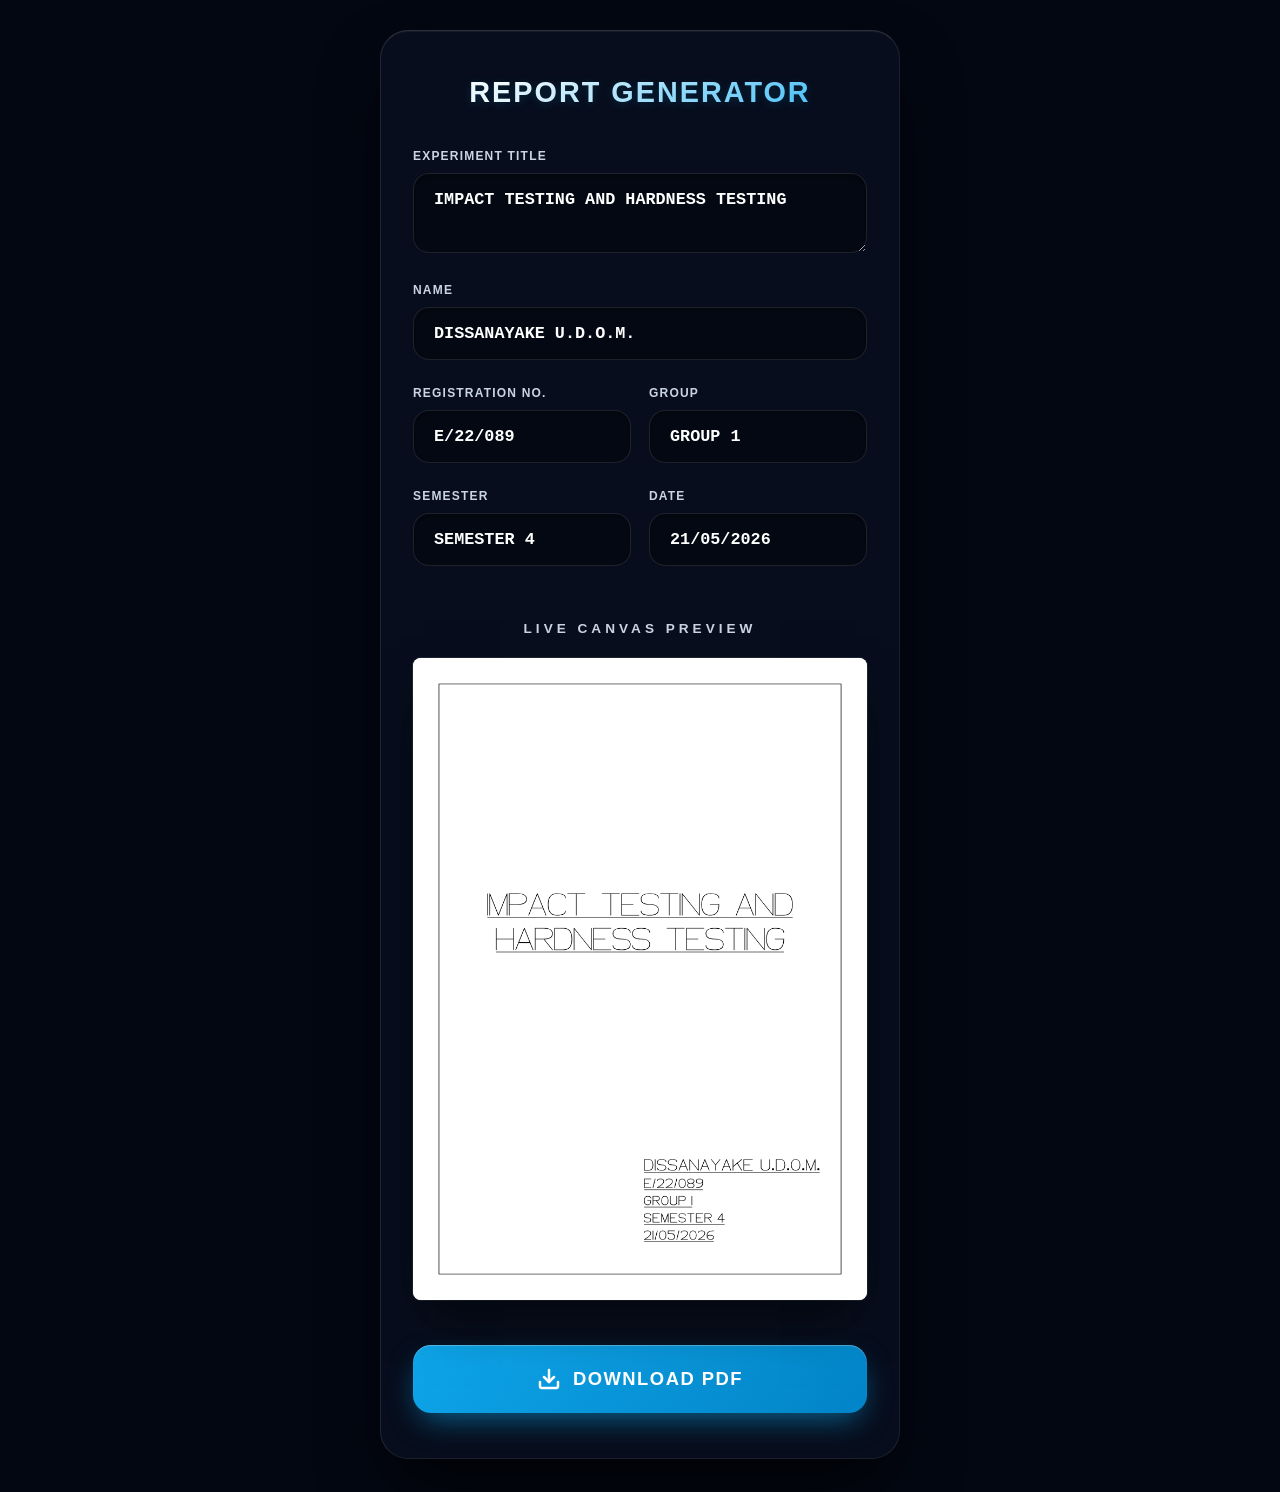
<file: complete-project.html>
<!DOCTYPE html>
<html>
<head>
<meta charset="UTF-8">
<title>Complete Project</title>
</head>
<body>
<!DOCTYPE html>
<html lang="en">
<head>
    <meta charset="UTF-8">
    <meta name="viewport" content="width=device-width, initial-scale=1.0, maximum-scale=1.0, user-scalable=no">
    <title>Lab Report Cover Generator</title>
    <link rel="stylesheet" href="style.css">
</head>
<body>
    <div class="container">
        <h1>REPORT GENERATOR</h1>
        
        <div class="input-grid">
            <div class="input-group full-line">
                <label>Experiment Title</label>
                <textarea id="title" rows="2">IMPACT TESTING AND HARDNESS TESTING</textarea>
            </div>
            
            <div class="input-group full-line">
                <label>Name</label>
                <input type="text" id="name" value="DISSANAYAKE U.D.O.M.">
            </div>
            
            <div class="input-group half-line">
                <label>Registration No.</label>
                <input type="text" id="regno" value="E/22/089">
            </div>
            <div class="input-group half-line">
                <label>Group</label>
                <input type="text" id="group" value="GROUP 1">
            </div>
            
            <div class="input-group half-line">
                <label>Semester</label>
                <input type="text" id="semester" value="SEMESTER 4">
            </div>
            <div class="input-group half-line">
                <label>Date</label>
                <input type="text" id="date" value="21/05/2026">
            </div>
        </div>

        <div class="preview-section">
            <div class="preview-header">LIVE CANVAS PREVIEW</div>
            <div class="canvas-wrapper">
                <canvas id="preview-canvas" width="840" height="1188"></canvas>
            </div>
        </div>

        <div id="error-box" class="error-msg"></div>
        <button id="download-btn" class="btn-primary">
            <svg viewBox="0 0 24 24" fill="none" stroke="currentColor" stroke-width="2.5" stroke-linecap="round" stroke-linejoin="round"><path d="M21 15v4a2 2 0 0 1-2 2H5a2 2 0 0 1-2-2v-4"></path><polyline points="7 10 12 15 17 10"></polyline><line x1="12" y1="15" x2="12" y2="3"></line></svg>
            DOWNLOAD PDF
        </button>
    </div>

<script>
const charPaths = {
    'A': [['M',0.5,0], ['L',0,1], ['M',0.5,0], ['L',1,1], ['M',0.166,0.666], ['L',0.833,0.666]],
    'B': [['M',0,1], ['L',0,0], ['L',0.6,0], ['Q',1,0, 1,0.25], ['Q',1,0.5, 0.6,0.5], ['L',0,0.5], ['M',0.6,0.5], ['Q',1,0.5, 1,0.75], ['Q',1,1, 0.6,1], ['L',0,1]],
    'C': [['M',1,0.2], ['Q',1,0, 0.5,0], ['Q',0,0, 0,0.5], ['Q',0,1, 0.5,1], ['Q',1,1, 1,0.8]],
    'D': [['M',0,1], ['L',0,0], ['L',0.5,0], ['Q',1,0, 1,0.5], ['Q',1,1, 0.5,1], ['L',0,1]],
    'E': [['M',0,0], ['L',0,1], ['M',0,0], ['L',1,0], ['M',0,0.5], ['L',0.666,0.5], ['M',0,1], ['L',1,1]],
    
    // Mathematically perfect F that extends exactly 1.0 (full width) so the 1mm spacing starts exactly off its edge
    'F': [['M',0,0], ['L',0,1], ['M',0,0], ['L',1,0], ['M',0,0.5], ['L',0.666,0.5]],
    
    'G': [['M',1,0.2], ['Q',1,0, 0.5,0], ['Q',0,0, 0,0.5], ['Q',0,1, 0.5,1], ['Q',1,1, 1,0.5], ['L',0.5,0.5]],
    'H': [['M',0,0], ['L',0,1], ['M',1,0], ['L',1,1], ['M',0,0.5], ['L',1,0.5]],
    'I': [['M',0,0], ['L',0,1]], 
    'J': [['M',1,0], ['L',1,0.7], ['Q',1,1, 0.5,1], ['Q',0,1, 0,0.7]],
    
    // Accurate K geometry matching the 1/3 height intersection & midpoint origination rule
    'K': [['M',0,0], ['L',0,1], ['M',0,0.666], ['L',1,0], ['M',0.5,0.333], ['L',1,1]],
    
    'L': [['M',0,0], ['L',0,1], ['L',1,1]],
    'M': [['M',0,1], ['L',0,0], ['L',0.5,1], ['L',1,0], ['L',1,1]],
    'N': [['M',0,1], ['L',0,0], ['L',1,1], ['L',1,0]],
    'O': [['M',0.5,0], ['Q',1,0, 1,0.5], ['Q',1,1, 0.5,1], ['Q',0,1, 0,0.5], ['Q',0,0, 0.5,0]],
    'P': [['M',0,1], ['L',0,0], ['L',0.5,0], ['Q',1,0, 1,0.25], ['Q',1,0.5, 0.5,0.5], ['L',0,0.5]],
    'Q': [['M',0.5,0], ['Q',1,0, 1,0.5], ['Q',1,1, 0.5,1], ['Q',0,1, 0,0.5], ['Q',0,0, 0.5,0], ['M',0.5,0.5], ['L',1,1]],
    'R': [['M',0,1], ['L',0,0], ['L',0.5,0], ['Q',1,0, 1,0.25], ['Q',1,0.5, 0.5,0.5], ['L',0,0.5], ['M',0.5,0.5], ['L',1,1]],
    'S': [['M',1,0.2], ['Q',1,0, 0.5,0], ['Q',0,0, 0,0.25], ['Q',0,0.5, 0.5,0.5], ['Q',1,0.5, 1,0.75], ['Q',1,1, 0.5,1], ['Q',0,1, 0,0.8]],
    'T': [['M',0,0], ['L',1,0], ['M',0.5,0], ['L',0.5,1]],
    'U': [['M',0,0], ['L',0,0.7], ['Q',0,1, 0.5,1], ['Q',1,1, 1,0.7], ['L',1,0]],
    'V': [['M',0,0], ['L',0.5,1], ['L',1,0]],
    'W': [['M',0,0], ['L',0.25,1], ['L',0.5,0], ['L',0.75,1], ['L',1,0]],
    'X': [['M',0,0], ['L',1,1], ['M',1,0], ['L',0,1]],
    'Y': [['M',0,0], ['L',0.5,0.5], ['L',1,0], ['M',0.5,0.5], ['L',0.5,1]],
    'Z': [['M',0,0], ['L',1,0], ['L',0,1], ['L',1,1]],
    '0': [['M',0.5,0], ['Q',1,0, 1,0.5], ['Q',1,1, 0.5,1], ['Q',0,1, 0,0.5], ['Q',0,0, 0.5,0]],
    '1': [['M',0,0], ['L',0,1]],
    '2': [['M',0,0.2], ['Q',0,0, 0.5,0], ['Q',1,0, 1,0.3], ['Q',1,0.6, 0,1], ['L',1,1]],
    '3': [['M',0,0.2], ['Q',0,0, 0.5,0], ['Q',1,0, 1,0.25], ['Q',1,0.5, 0.5,0.5], ['Q',1,0.5, 1,0.75], ['Q',1,1, 0.5,1], ['Q',0,1, 0,0.8]],
    '4': [['M',0.666,0], ['L',0.666,1], ['M',0,0.666], ['L',1,0.666], ['M',0.666,0], ['L',0,0.666]],
    '5': [['M',1,0], ['L',0,0], ['L',0,0.333], ['L',0.5,0.333], ['Q',1,0.333, 1,0.666], ['Q',1,1, 0.5,1], ['Q',0,1, 0,0.8]],
    '6': [['M',1,0], ['Q',0,0, 0,0.5], ['Q',0,1, 0.5,1], ['Q',1,1, 1,0.75], ['Q',1,0.5, 0.5,0.5], ['Q',0,0.5, 0,0.75]],
    '7': [['M',0,0], ['L',1,0], ['L',0.5,1]],
    '8': [['M',0.5,0.5], ['Q',1,0.5, 1,0.25], ['Q',1,0, 0.5,0], ['Q',0,0, 0,0.25], ['Q',0,0.5, 0.5,0.5], ['Q',1,0.5, 1,0.75], ['Q',1,1, 0.5,1], ['Q',0,1, 0,0.75], ['Q',0,0.5, 0.5,0.5]],
    '9': [['M',0.5,0.5], ['Q',0,0.5, 0,0.25], ['Q',0,0, 0.5,0], ['Q',1,0, 1,0.25], ['Q',1,0.5, 0.5,0.5], ['M',1,0.25], ['L',1,0.5], ['Q',1,1, 0,1]],
    '/': [['M',1,0], ['L',0,1]],
    '-': [['M',0.2,0.5], ['L',0.8,0.5]],
    '.': [['DOT']]
};

class Renderer {
    constructor(type, context) {
        this.type = type;
        this.ctx = context;
        this.curX = 0;
        this.curY = 0;
    }
    setStyle() {
        if (this.type === 'canvas') {
            this.ctx.strokeStyle = '#000000';
            this.ctx.lineWidth = 0.3;
            this.ctx.lineCap = 'round';
            this.ctx.lineJoin = 'round';
        } else {
            this.ctx.setDrawColor(0, 0, 0);
            this.ctx.setLineWidth(0.3);
            this.ctx.setLineCap(1); 
            this.ctx.setLineJoin(1); 
        }
    }
    beginPath() { if (this.type === 'canvas') this.ctx.beginPath(); }
    stroke() { if (this.type === 'canvas') this.ctx.stroke(); }
    moveTo(x, y) {
        this.curX = x; this.curY = y;
        if (this.type === 'canvas') this.ctx.moveTo(x, y);
    }
    lineTo(x, y) {
        if (this.type === 'canvas') this.ctx.lineTo(x, y);
        else this.ctx.line(this.curX, this.curY, x, y);
        this.curX = x; this.curY = y;
    }
    quadCurveTo(cx, cy, x, y) {
        if (this.type === 'canvas') {
            this.ctx.quadraticCurveTo(cx, cy, x, y);
            this.curX = x; this.curY = y;
        } else {
            const steps = 40; 
            let x1 = this.curX, y1 = this.curY;
            for (let i = 1; i <= steps; i++) {
                let t = i / steps;
                let u = 1 - t;
                let xt = u*u*x1 + 2*u*t*cx + t*t*x;
                let yt = u*u*y1 + 2*u*t*cy + t*t*y;
                this.ctx.line(this.curX, this.curY, xt, yt);
                this.curX = xt; this.curY = yt;
            }
        }
    }
    drawRect(x, y, w, h) {
        if (this.type === 'canvas') this.ctx.rect(x, y, w, h);
        else this.ctx.rect(x, y, w, h);
    }
    drawDot(x, y, radius) {
        if (this.type === 'canvas') {
            this.ctx.beginPath();
            this.ctx.fillStyle = '#000000';
            this.ctx.arc(x, y, radius, 0, 2 * Math.PI);
            this.ctx.fill();
        } else {
            this.ctx.setFillColor(0, 0, 0);
            this.ctx.circle(x, y, radius, 'F');
        }
    }
}

function getCharWidth(char, defaultW) {
    if (char === 'I' || char === '1') return 0;
    if (char === '.' || char === '/') return 1; 
    return defaultW;
}

function calculateWidth(text, letterW, charSp, wordSp) {
    if (!text) return 0;
    let width = 0;
    for (let i = 0; i < text.length; i++) {
        if (text[i] === ' ') width += (wordSp - charSp);
        else width += getCharWidth(text[i], letterW) + charSp;
    }
    return Math.max(0, width - charSp);
}

// 9999 trick passed so text never auto wraps if not requested.
function wrapText(text, maxW, letterW, charSp, wordSp) {
    let explicitLines = text.split('\n');
    let lines = [];
    explicitLines.forEach(eLine => {
        let words = eLine.split(' ').filter(w => w.length > 0);
        if (words.length === 0) { lines.push(""); return; }
        let curLine = "";
        words.forEach(word => {
            if (calculateWidth(word, letterW, charSp, wordSp) > maxW) {
                if (curLine.length > 0) { lines.push(curLine); curLine = ""; }
                let tempWord = "";
                for (let char of word) {
                    let testWord = tempWord.length === 0 ? char : tempWord + char;
                    if (calculateWidth(testWord, letterW, charSp, wordSp) > maxW) {
                        lines.push(tempWord); tempWord = char;
                    } else tempWord = testWord;
                }
                curLine = tempWord;
            } else {
                let testLine = curLine.length === 0 ? word : curLine + " " + word;
                if (calculateWidth(testLine, letterW, charSp, wordSp) > maxW) {
                    lines.push(curLine); curLine = word;
                } else curLine = testLine;
            }
        });
        if (curLine.length > 0) lines.push(curLine);
    });
    return lines;
}

function drawText(engine, text, startX, startY, letterW, letterH, charSp, wordSp) {
    let currentX = startX;
    text = text.toUpperCase();
    for (let i = 0; i < text.length; i++) {
        let char = text[i];
        if (char === ' ') { currentX += (wordSp - charSp); continue; }
        
        let cw = getCharWidth(char, letterW);
        let path = charPaths[char];
        if (path) {
            if (path[0][0] === 'DOT') {
                engine.drawDot(currentX + 0.5, startY + letterH - 0.5, 0.5);
            } else {
                engine.beginPath();
                path.forEach(cmd => {
                    let type = cmd[0];
                    let mw = (cw === 0) ? 0 : cw;
                    if (type === 'M') engine.moveTo(currentX + cmd[1]*mw, startY + cmd[2]*letterH);
                    else if (type === 'L') engine.lineTo(currentX + cmd[1]*mw, startY + cmd[2]*letterH);
                    else if (type === 'Q') engine.quadCurveTo(
                        currentX + cmd[1]*mw, startY + cmd[2]*letterH,
                        currentX + cmd[3]*mw, startY + cmd[4]*letterH
                    );
                });
                engine.stroke();
            }
        }
        currentX += cw + charSp;
    }
}

function generateDocument(engine) {
    const margin = 12, writableW = 186;
    engine.setStyle();
    engine.beginPath(); engine.drawRect(margin, margin, writableW, 297 - (2*margin)); engine.stroke();
    
    // --- 1. TITLE BLOCK ---
    const rawTitle = document.getElementById('title').value;
    const tH = 10, tW = 8, tCSp = 1, tWSp = 8, tLSp = 6;
    let titleLines = wrapText(rawTitle, writableW, tW, tCSp, tWSp);
    let ty = margin + ((220 - ((titleLines.length * tH) + ((titleLines.length - 1) * tLSp))) / 2);
    
    titleLines.forEach(line => {
        if (line.length > 0) {
            let lw = calculateWidth(line, tW, tCSp, tWSp);
            let tx = margin + ((writableW - lw) / 2);
            drawText(engine, line, tx, ty, tW, tH, tCSp, tWSp);
            engine.beginPath(); engine.moveTo(tx, ty + tH + 1); engine.lineTo(tx + lw, ty + tH + 1); engine.stroke();
        }
        ty += tH + tLSp;
    });
    
    // --- 2. DETAILS BLOCK ---
    const detailsRaw = [
        document.getElementById('name').value,
        document.getElementById('regno').value,
        document.getElementById('group').value,
        document.getElementById('semester').value,
        document.getElementById('date').value
    ];
    
    let processedDetails = [];
    detailsRaw.forEach((text, index) => {
        let isName = index === 0;
        let cw = isName ? 4 : 3; // Enforcing rule: 4mm for Name, 3mm for other labels
        let ch = isName ? 5 : 4; 
        let ws = isName ? 4 : 3; 
        let dist = 3; // Gap is always perfectly 3mm across the details section
        
        // Use 9999 to guarantee text doesn't auto-wrap. It locks perfectly to a single line
        let wrapped = wrapText(text, 9999, cw, 1, ws);
        processedDetails.push({ lines: wrapped, cw, ch, ws, dist });
    });
    
    // Anchor X exactly 10mm from the right inner border for the Name
    let maxNameW = calculateWidth(processedDetails[0].lines[0], 4, 1, 4); 
    let dx = (margin + writableW - 10) - maxNameW; 
    
    // Mathematically anchor Y from the bottom 
    let totalHeight = 0;
    processedDetails.forEach((item, i) => {
        item.lines.forEach((line, j) => {
            totalHeight += item.ch + 1; 
            if (!(i === processedDetails.length - 1 && j === item.lines.length - 1)) totalHeight += item.dist; 
        });
    });
    
    let dy = (297 - margin - 15) - totalHeight;
    
    processedDetails.forEach((item, i) => {
        item.lines.forEach((line, j) => {
            if (line.length > 0) {
                let lw = calculateWidth(line, item.cw, 1, item.ws);
                drawText(engine, line, dx, dy, item.cw, item.ch, 1, item.ws);
                engine.beginPath(); engine.moveTo(dx, dy + item.ch + 1); engine.lineTo(dx + lw, dy + item.ch + 1); engine.stroke();
            }
            dy += item.ch + 1;
            if (!(i === processedDetails.length - 1 && j === item.lines.length - 1)) dy += item.dist;
        });
    });
}

function updateLivePreview() {
    const canvas = document.getElementById('preview-canvas');
    if (!canvas || !canvas.getContext) return;
    const ctx = canvas.getContext('2d');
    ctx.fillStyle = '#ffffff'; ctx.fillRect(0,0, canvas.width, canvas.height);
    ctx.setTransform(1,0,0,1,0,0); ctx.scale(4,4);
    generateDocument(new Renderer('canvas', ctx));
}

function executeDownload() {
    const errorBox = document.getElementById('error-box');
    errorBox.style.display = 'none';
    try {
        if (!window.jspdf || !window.jspdf.jsPDF) {
            throw new Error("Library not loaded. Please refresh the page.");
        }
        const { jsPDF } = window.jspdf;
        const doc = new jsPDF({ format: 'a4', unit: 'mm' });
        generateDocument(new Renderer('pdf', doc));
        const regVal = document.getElementById('regno').value.replace(/[^a-zA-Z0-9]/g, '');
        doc.save(`Cover_${regVal || 'Doc'}.pdf`);
    } catch (error) {
        errorBox.textContent = error.message;
        errorBox.style.display = 'block';
    }
}

document.addEventListener('DOMContentLoaded', () => {
    updateLivePreview();
    document.querySelectorAll('input, textarea').forEach(inp => inp.addEventListener('input', updateLivePreview));
    document.getElementById('download-btn').addEventListener('click', executeDownload);
});
</script>
</body>
</html>
</file>
<file: style.css>
:root {
    --theme-blue: #0ea5e9;
    --theme-blue-dark: #0284c7;
    --theme-blue-light: #38bdf8;
    
    --card-bg: rgba(15, 23, 42, 0.45);
    --card-border: rgba(255, 255, 255, 0.08);
    --input-bg: rgba(0, 0, 0, 0.35);
    --input-border: rgba(255, 255, 255, 0.1);
    
    --text-main: #f8fafc;
    --text-label: #cbd5e1;
    --placeholder: #64748b;
}

body {
    margin: 0;
    padding: 30px 15px;
    font-family: 'Inter', -apple-system, BlinkMacSystemFont, 'Segoe UI', Roboto, sans-serif;
    color: var(--text-main);
    min-height: 100vh;
    display: flex;
    justify-content: center;
    align-items: flex-start;
    position: relative;
    overflow-x: hidden;
    background-color: #030712; /* Deepest dark blue/black base */
}

/* --- Animated Luxury Background --- */
.bg-base {
    position: fixed;
    top: 0; left: 0; width: 100vw; height: 100vh;
    background: #030712;
    z-index: -4;
}

.bg-pattern {
    position: fixed;
    top: 0; left: 0; width: 100vw; height: 100vh;
    background-image: radial-gradient(rgba(255, 255, 255, 0.03) 1px, transparent 1px);
    background-size: 28px 28px;
    z-index: -3;
}

.ambient-orb {
    position: fixed;
    border-radius: 50%;
    filter: blur(120px);
    z-index: -2;
    opacity: 0.35;
    pointer-events: none;
}

.orb-blue {
    top: -10%; left: -10%;
    width: 65vw; height: 65vw;
    background: radial-gradient(circle, rgba(14, 165, 233, 0.6) 0%, transparent 70%);
    animation: floatBlue 18s infinite alternate cubic-bezier(0.4, 0, 0.2, 1);
}

.orb-red {
    bottom: -15%; right: -15%;
    width: 70vw; height: 70vw;
    background: radial-gradient(circle, rgba(225, 29, 72, 0.4) 0%, transparent 70%);
    animation: floatRed 22s infinite alternate cubic-bezier(0.4, 0, 0.2, 1);
}

@keyframes floatBlue {
    0% { transform: translate(0, 0) scale(1); }
    100% { transform: translate(15%, 10%) scale(1.1); }
}

@keyframes floatRed {
    0% { transform: translate(0, 0) scale(1); }
    100% { transform: translate(-10%, -15%) scale(1.05); }
}

/* --- Premium Glassmorphism Container --- */
.container {
    background: var(--card-bg);
    backdrop-filter: blur(35px);
    -webkit-backdrop-filter: blur(35px);
    border: 1px solid var(--card-border);
    border-top: 1px solid rgba(255, 255, 255, 0.15);
    border-left: 1px solid rgba(255, 255, 255, 0.1);
    border-radius: 28px;
    padding: 45px 32px;
    width: 100%;
    max-width: 520px;
    box-shadow: 0 35px 70px -15px rgba(0,0,0,0.8), inset 0 1px 0 rgba(255,255,255,0.05);
    box-sizing: border-box;
}

h1 {
    margin: 0 0 40px 0;
    font-size: 1.8rem;
    text-align: center;
    font-weight: 900;
    color: transparent;
    background: linear-gradient(135deg, #ffffff 20%, var(--theme-blue-light) 100%);
    background-clip: text;
    -webkit-background-clip: text;
    letter-spacing: 2px;
    text-shadow: 0 2px 10px rgba(14, 165, 233, 0.2);
}

/* --- Modern Inputs --- */
.input-grid {
    display: grid;
    grid-template-columns: 1fr 1fr;
    gap: 26px 18px;
}

.full-line { grid-column: 1 / -1; }
.half-line { grid-column: span 1; }

label {
    display: block;
    margin-bottom: 10px;
    font-size: 0.75rem;
    font-weight: 700;
    color: var(--text-label);
    text-transform: uppercase;
    letter-spacing: 1.2px;
}

input, textarea {
    width: 100%;
    padding: 16px 20px;
    background: var(--input-bg);
    border: 1px solid var(--input-border);
    border-radius: 16px;
    color: #ffffff;
    font-size: 1.05rem;
    font-weight: 600;
    font-family: monospace;
    box-sizing: border-box;
    outline: none;
    transition: all 0.4s cubic-bezier(0.4, 0, 0.2, 1);
    box-shadow: inset 0 2px 6px rgba(0,0,0,0.3);
}

textarea { resize: vertical; min-height: 80px; }

::placeholder {
    color: var(--placeholder);
    opacity: 1;
}

input:hover, textarea:hover {
    border-color: rgba(255, 255, 255, 0.2);
    background: rgba(0, 0, 0, 0.45);
}

input:focus, textarea:focus {
    border-color: var(--theme-blue);
    background: rgba(14, 165, 233, 0.05);
    box-shadow: 0 0 0 4px rgba(14, 165, 233, 0.15), inset 0 2px 4px rgba(0,0,0,0.2);
    transform: translateY(-2px);
}

/* --- Preview Section --- */
.preview-section { margin-top: 55px; }

.preview-header {
    text-align: center;
    font-size: 0.85rem;
    font-weight: 800;
    color: var(--text-label);
    text-transform: uppercase;
    margin-bottom: 22px;
    letter-spacing: 4px;
}

.canvas-wrapper {
    background: #ffffff;
    border-radius: 8px;
    aspect-ratio: 210 / 297;
    width: 100%;
    box-shadow: 0 25px 50px -12px rgba(0,0,0,0.6), 0 0 0 1px rgba(255,255,255,0.1);
    overflow: hidden;
    position: relative;
    transition: transform 0.3s ease;
}

.canvas-wrapper:hover {
    transform: scale(1.01);
}

canvas {
    width: 100%;
    height: 100%;
    display: block;
}

/* --- Primary Button --- */
.btn-primary {
    width: 100%;
    padding: 22px;
    margin-top: 45px;
    background: linear-gradient(135deg, var(--theme-blue), var(--theme-blue-dark));
    color: #ffffff;
    border: none;
    border-radius: 18px;
    font-size: 1.15rem;
    font-weight: 800;
    cursor: pointer;
    text-transform: uppercase;
    letter-spacing: 1.5px;
    display: flex;
    justify-content: center;
    align-items: center;
    gap: 12px;
    transition: all 0.3s cubic-bezier(0.4, 0, 0.2, 1);
    box-shadow: 0 12px 30px -8px rgba(14, 165, 233, 0.6), inset 0 1px 1px rgba(255,255,255,0.3);
}

.btn-primary svg { width: 24px; height: 24px; }

.btn-primary:hover {
    box-shadow: 0 20px 40px -8px rgba(14, 165, 233, 0.7), inset 0 1px 1px rgba(255,255,255,0.4);
    transform: translateY(-3px);
    background: linear-gradient(135deg, var(--theme-blue-light), var(--theme-blue));
}

.btn-primary:active {
    transform: translateY(1px) scale(0.98);
    box-shadow: 0 6px 15px -5px rgba(14, 165, 233, 0.5);
}

/* --- Error Msg --- */
.error-msg {
    color: #fca5a5;
    background: rgba(239, 68, 68, 0.15);
    padding: 16px;
    border-radius: 14px;
    border: 1px solid rgba(239, 68, 68, 0.3);
    margin-top: 24px;
    font-size: 0.95rem;
    text-align: center;
    display: none;
    font-weight: 600;
    backdrop-filter: blur(10px);
}
</file>
